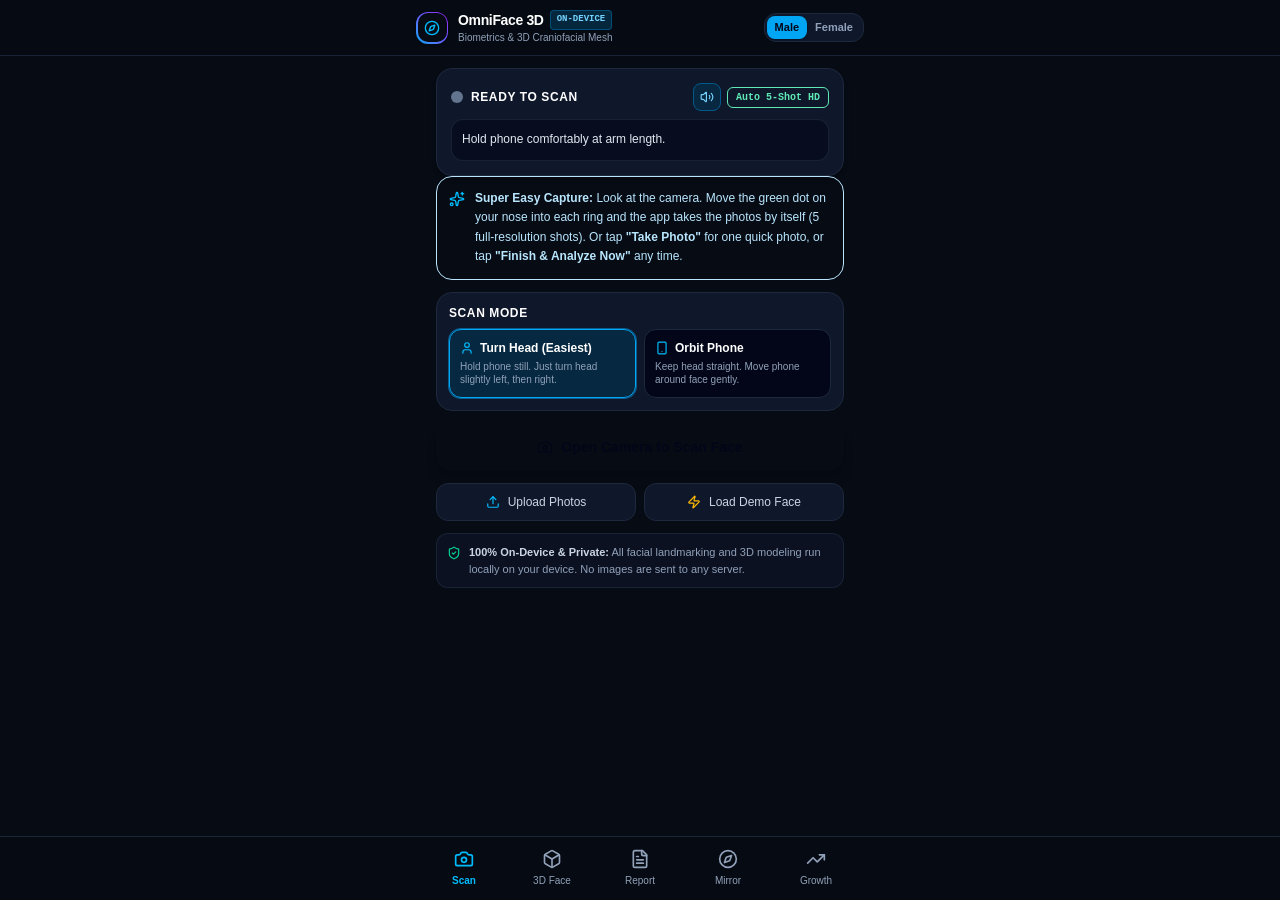
<file: index.html>
<!DOCTYPE html>
<html lang="en">
<head>
  <meta charset="UTF-8" />
  <meta name="viewport" content="width=device-width, initial-scale=1.0, viewport-fit=cover" />
  <meta name="theme-color" content="#070b14" />
  <meta name="mobile-web-app-capable" content="yes" />
  <meta name="apple-mobile-web-app-capable" content="yes" />
  <meta name="apple-mobile-web-app-status-bar-style" content="black-translucent" />
  <meta name="apple-mobile-web-app-title" content="OmniFace 3D" />
  <link rel="icon" type="image/svg+xml" href="./icon.svg" />
  <link rel="apple-touch-icon" href="./icon.svg" />
  <link rel="manifest" href="./manifest.webmanifest" />
  <title>OmniFace 3D - Biometric Aesthetics & Craniofacial Analysis</title>
  <meta name="description" content="Next-generation 3D craniofacial reconstruction, multi-angle sweep photogrammetry, Golden Ratio biometrics, and objective aesthetic geometry analysis." />
  <meta property="og:title" content="OmniFace 3D - Biometric Aesthetics & Craniofacial Analysis" />
  <meta property="og:description" content="Next-generation 3D craniofacial reconstruction, multi-angle sweep photogrammetry, Golden Ratio biometrics, and objective aesthetic geometry analysis." />
  <link rel="stylesheet" href="./style.css" />
</head>
<body class="bg-[#070b14] text-slate-100 min-h-screen">
  <div id="root"></div>
  <script src="./bundle.js"></script>
</body>
</html>
</file>
<file: style.css>
/*! tailwindcss v4.3.3 | MIT License | https://tailwindcss.com */
@layer properties{@supports (((-webkit-hyphens:none)) and (not (margin-trim:inline))) or ((-moz-orient:inline) and (not (color:rgb(from red r g b)))){*,:before,:after,::backdrop{--tw-scale-x:1;--tw-scale-y:1;--tw-scale-z:1;--tw-rotate-x:initial;--tw-rotate-y:initial;--tw-rotate-z:initial;--tw-skew-x:initial;--tw-skew-y:initial;--tw-space-y-reverse:0;--tw-border-style:solid;--tw-gradient-position:initial;--tw-gradient-from:#0000;--tw-gradient-via:#0000;--tw-gradient-to:#0000;--tw-gradient-stops:initial;--tw-gradient-via-stops:initial;--tw-gradient-from-position:0%;--tw-gradient-via-position:50%;--tw-gradient-to-position:100%;--tw-leading:initial;--tw-font-weight:initial;--tw-tracking:initial;--tw-shadow:0 0 #0000;--tw-shadow-color:initial;--tw-shadow-alpha:100%;--tw-inset-shadow:0 0 #0000;--tw-inset-shadow-color:initial;--tw-inset-shadow-alpha:100%;--tw-ring-color:initial;--tw-ring-shadow:0 0 #0000;--tw-inset-ring-color:initial;--tw-inset-ring-shadow:0 0 #0000;--tw-ring-inset:initial;--tw-ring-offset-width:0px;--tw-ring-offset-color:#fff;--tw-ring-offset-shadow:0 0 #0000;--tw-blur:initial;--tw-brightness:initial;--tw-contrast:initial;--tw-grayscale:initial;--tw-hue-rotate:initial;--tw-invert:initial;--tw-opacity:initial;--tw-saturate:initial;--tw-sepia:initial;--tw-drop-shadow:initial;--tw-drop-shadow-color:initial;--tw-drop-shadow-alpha:100%;--tw-drop-shadow-size:initial;--tw-backdrop-blur:initial;--tw-backdrop-brightness:initial;--tw-backdrop-contrast:initial;--tw-backdrop-grayscale:initial;--tw-backdrop-hue-rotate:initial;--tw-backdrop-invert:initial;--tw-backdrop-opacity:initial;--tw-backdrop-saturate:initial;--tw-backdrop-sepia:initial}}}@layer theme{:root,:host{--font-sans:-apple-system, BlinkMacSystemFont, "Segoe UI", Roboto, "Helvetica Neue", "Noto Sans", Arial, sans-serif, "Apple Color Emoji", "Segoe UI Emoji", "Segoe UI Symbol", "Noto Color Emoji";--font-mono:ui-monospace, SFMono-Regular, Menlo, Monaco, Consolas, "Liberation Mono", "Courier New", monospace;--color-red-200:oklch(88.5% .062 18.334);--color-red-300:oklch(80.8% .114 19.571);--color-red-400:oklch(70.4% .191 22.216);--color-red-500:oklch(63.7% .237 25.331);--color-red-600:oklch(57.7% .245 27.325);--color-red-800:oklch(44.4% .177 26.899);--color-red-950:oklch(25.8% .092 26.042);--color-amber-300:oklch(87.9% .169 91.605);--color-amber-400:oklch(82.8% .189 84.429);--color-amber-500:oklch(76.9% .188 70.08);--color-amber-800:oklch(47.3% .137 46.201);--color-amber-950:oklch(27.9% .077 45.635);--color-emerald-300:oklch(84.5% .143 164.978);--color-emerald-400:oklch(76.5% .177 163.223);--color-emerald-700:oklch(50.8% .118 165.612);--color-emerald-800:oklch(43.2% .095 166.913);--color-emerald-950:oklch(26.2% .051 172.552);--color-sky-200:oklch(90.1% .058 230.902);--color-sky-300:oklch(82.8% .111 230.318);--color-sky-400:oklch(74.6% .16 232.661);--color-sky-500:oklch(68.5% .169 237.323);--color-sky-800:oklch(44.3% .11 240.79);--color-sky-950:oklch(29.3% .066 243.157);--color-indigo-500:oklch(58.5% .233 277.117);--color-indigo-950:oklch(25.7% .09 281.288);--color-purple-300:oklch(82.7% .119 306.383);--color-purple-400:oklch(71.4% .203 305.504);--color-purple-500:oklch(62.7% .265 303.9);--color-purple-600:oklch(55.8% .288 302.321);--color-purple-950:oklch(29.1% .149 302.717);--color-slate-100:oklch(96.8% .007 247.896);--color-slate-200:oklch(92.9% .013 255.508);--color-slate-300:oklch(86.9% .022 252.894);--color-slate-400:oklch(70.4% .04 256.788);--color-slate-500:oklch(55.4% .046 257.417);--color-slate-600:oklch(44.6% .043 257.281);--color-slate-700:oklch(37.2% .044 257.287);--color-slate-800:oklch(27.9% .041 260.031);--color-slate-900:oklch(20.8% .042 265.755);--color-slate-950:oklch(12.9% .042 264.695);--color-black:#000;--color-white:#fff;--spacing:.25rem;--container-sm:24rem;--container-md:28rem;--container-lg:32rem;--container-xl:36rem;--container-2xl:42rem;--text-xs:.75rem;--text-xs--line-height:calc(1 / .75);--text-sm:.875rem;--text-sm--line-height:calc(1.25 / .875);--text-base:1rem;--text-base--line-height:calc(1.5 / 1);--text-lg:1.125rem;--text-lg--line-height:calc(1.75 / 1.125);--text-xl:1.25rem;--text-xl--line-height:calc(1.75 / 1.25);--text-2xl:1.5rem;--text-2xl--line-height:calc(2 / 1.5);--text-4xl:2.25rem;--text-4xl--line-height:calc(2.5 / 2.25);--font-weight-medium:500;--font-weight-semibold:600;--font-weight-bold:700;--font-weight-black:900;--tracking-tight:-.025em;--tracking-wider:.05em;--leading-snug:1.375;--leading-relaxed:1.625;--radius-md:.375rem;--radius-lg:.5rem;--radius-xl:.75rem;--radius-2xl:1rem;--radius-3xl:1.5rem;--animate-spin:spin 1s linear infinite;--animate-ping:ping 1s cubic-bezier(0, 0, .2, 1) infinite;--animate-pulse:pulse 2s cubic-bezier(.4, 0, .6, 1) infinite;--blur-sm:8px;--blur-md:12px;--blur-lg:16px;--default-transition-duration:.15s;--default-transition-timing-function:cubic-bezier(.4, 0, .2, 1);--default-font-family:var(--font-sans);--default-mono-font-family:var(--font-mono)}}@layer base{*,:after,:before,::backdrop{box-sizing:border-box;border:0 solid;margin:0;padding:0}::file-selector-button{box-sizing:border-box;border:0 solid;margin:0;padding:0}html,:host{-webkit-text-size-adjust:100%;tab-size:4;line-height:1.5;font-family:var(--default-font-family,-apple-system, BlinkMacSystemFont, "Segoe UI", Roboto, "Helvetica Neue", "Noto Sans", Arial, sans-serif, "Apple Color Emoji", "Segoe UI Emoji", "Segoe UI Symbol", "Noto Color Emoji");font-feature-settings:var(--default-font-feature-settings,normal);font-variation-settings:var(--default-font-variation-settings,normal);-webkit-tap-highlight-color:transparent}hr{height:0;color:inherit;border-top-width:1px}abbr:where([title]){-webkit-text-decoration:underline dotted;text-decoration:underline dotted}h1,h2,h3,h4,h5,h6{font-size:inherit;font-weight:inherit}a{color:inherit;-webkit-text-decoration:inherit;-webkit-text-decoration:inherit;-webkit-text-decoration:inherit;-webkit-text-decoration:inherit;-webkit-text-decoration:inherit;-webkit-text-decoration:inherit;-webkit-text-decoration:inherit;-webkit-text-decoration:inherit;-webkit-text-decoration:inherit;-webkit-text-decoration:inherit;-webkit-text-decoration:inherit;-webkit-text-decoration:inherit;-webkit-text-decoration:inherit;text-decoration:inherit}b,strong{font-weight:bolder}code,kbd,samp,pre{font-family:var(--default-mono-font-family,ui-monospace, SFMono-Regular, Menlo, Monaco, Consolas, "Liberation Mono", "Courier New", monospace);font-feature-settings:var(--default-mono-font-feature-settings,normal);font-variation-settings:var(--default-mono-font-variation-settings,normal);font-size:1em}small{font-size:80%}sub,sup{vertical-align:baseline;font-size:75%;line-height:0;position:relative}sub{bottom:-.25em}sup{top:-.5em}table{text-indent:0;border-color:inherit;border-collapse:collapse}:-moz-focusring:where(:not(iframe)){outline:auto}progress{vertical-align:baseline}summary{display:list-item}ol,ul,menu{list-style:none}img,svg,video,canvas,audio,iframe,embed,object{vertical-align:middle;display:block}img,video{max-width:100%;height:auto}button,input,select,optgroup,textarea{font:inherit;font-feature-settings:inherit;font-variation-settings:inherit;letter-spacing:inherit;color:inherit;opacity:1;background-color:#0000;border-radius:0}::file-selector-button{font:inherit;font-feature-settings:inherit;font-variation-settings:inherit;letter-spacing:inherit;color:inherit;opacity:1;background-color:#0000;border-radius:0}:where(select:is([multiple],[size])) optgroup{font-weight:bolder}:where(select:is([multiple],[size])) optgroup option{padding-inline-start:20px}::file-selector-button{margin-inline-end:4px}::placeholder{opacity:1}@supports (not ((-webkit-appearance:-apple-pay-button))) or (contain-intrinsic-size:1px){::placeholder{color:currentColor}@supports (color:color-mix(in lab, red, red)){::placeholder{color:color-mix(in oklab, currentcolor 50%, transparent)}}}textarea{resize:vertical}::-webkit-search-decoration{-webkit-appearance:none}::-webkit-date-and-time-value{min-height:1lh;text-align:inherit}::-webkit-datetime-edit{display:inline-flex}::-webkit-datetime-edit-fields-wrapper{padding:0}::-webkit-datetime-edit{padding-block:0}::-webkit-datetime-edit-year-field{padding-block:0}::-webkit-datetime-edit-month-field{padding-block:0}::-webkit-datetime-edit-day-field{padding-block:0}::-webkit-datetime-edit-hour-field{padding-block:0}::-webkit-datetime-edit-minute-field{padding-block:0}::-webkit-datetime-edit-second-field{padding-block:0}::-webkit-datetime-edit-millisecond-field{padding-block:0}::-webkit-datetime-edit-meridiem-field{padding-block:0}::-webkit-calendar-picker-indicator{line-height:1}:-moz-ui-invalid{box-shadow:none}button,input:where([type=button],[type=reset],[type=submit]){appearance:button}::file-selector-button{appearance:button}::-webkit-inner-spin-button{height:auto}::-webkit-outer-spin-button{height:auto}[hidden]:where(:not([hidden=until-found])){display:none!important}}@layer components;@layer utilities{.pointer-events-none{pointer-events:none}.visible{visibility:visible}.visible\!{visibility:visible!important}.absolute{position:absolute}.fixed{position:fixed}.relative{position:relative}.static{position:static}.sticky{position:sticky}.inset-0{inset:0}.top-0{top:0}.top-3{top:calc(var(--spacing) * 3)}.top-4{top:calc(var(--spacing) * 4)}.right-0{right:0}.right-3{right:calc(var(--spacing) * 3)}.right-4{right:calc(var(--spacing) * 4)}.bottom-0{bottom:0}.bottom-3{bottom:calc(var(--spacing) * 3)}.bottom-20{bottom:calc(var(--spacing) * 20)}.left-0{left:0}.left-3{left:calc(var(--spacing) * 3)}.left-4{left:calc(var(--spacing) * 4)}.z-10{z-index:10}.z-40{z-index:40}.z-50{z-index:50}.container{width:100%}@media (width>=40rem){.container{max-width:40rem}}@media (width>=48rem){.container{max-width:48rem}}@media (width>=64rem){.container{max-width:64rem}}@media (width>=80rem){.container{max-width:80rem}}@media (width>=96rem){.container{max-width:96rem}}.mx-auto{margin-inline:auto}.my-4{margin-block:calc(var(--spacing) * 4)}.my-auto{margin-block:auto}.mt-0{margin-top:0}.mt-0\.5{margin-top:calc(var(--spacing) * .5)}.mt-1{margin-top:var(--spacing)}.mt-1\.5{margin-top:calc(var(--spacing) * 1.5)}.mt-2{margin-top:calc(var(--spacing) * 2)}.mt-2\.5{margin-top:calc(var(--spacing) * 2.5)}.mt-3{margin-top:calc(var(--spacing) * 3)}.mt-3\.5{margin-top:calc(var(--spacing) * 3.5)}.mt-4{margin-top:calc(var(--spacing) * 4)}.mr-1{margin-right:var(--spacing)}.mb-1{margin-bottom:var(--spacing)}.mb-1\.5{margin-bottom:calc(var(--spacing) * 1.5)}.mb-2{margin-bottom:calc(var(--spacing) * 2)}.mb-3{margin-bottom:calc(var(--spacing) * 3)}.mb-4{margin-bottom:calc(var(--spacing) * 4)}.block{display:block}.flex{display:flex}.grid{display:grid}.hidden{display:none}.inline{display:inline}.inline-block{display:inline-block}.inline-flex{display:inline-flex}.table{display:table}.aspect-\[3\/4\]{aspect-ratio:3/4}.aspect-\[4\/5\]{aspect-ratio:4/5}.h-2{height:calc(var(--spacing) * 2)}.h-2\.5{height:calc(var(--spacing) * 2.5)}.h-3{height:calc(var(--spacing) * 3)}.h-3\.5{height:calc(var(--spacing) * 3.5)}.h-4{height:calc(var(--spacing) * 4)}.h-5{height:calc(var(--spacing) * 5)}.h-8{height:calc(var(--spacing) * 8)}.h-9{height:calc(var(--spacing) * 9)}.h-10{height:calc(var(--spacing) * 10)}.h-12{height:calc(var(--spacing) * 12)}.h-20{height:calc(var(--spacing) * 20)}.h-full{height:100%}.max-h-\[500px\]{max-height:500px}.min-h-screen{min-height:100vh}.w-2{width:calc(var(--spacing) * 2)}.w-2\.5{width:calc(var(--spacing) * 2.5)}.w-3{width:calc(var(--spacing) * 3)}.w-3\.5{width:calc(var(--spacing) * 3.5)}.w-4{width:calc(var(--spacing) * 4)}.w-5{width:calc(var(--spacing) * 5)}.w-8{width:calc(var(--spacing) * 8)}.w-9{width:calc(var(--spacing) * 9)}.w-10{width:calc(var(--spacing) * 10)}.w-12{width:calc(var(--spacing) * 12)}.w-20{width:calc(var(--spacing) * 20)}.w-full{width:100%}.max-w-2xl{max-width:var(--container-2xl)}.max-w-lg{max-width:var(--container-lg)}.max-w-md{max-width:var(--container-md)}.max-w-sm{max-width:var(--container-sm)}.max-w-xl{max-width:var(--container-xl)}.flex-1{flex:1}.shrink-0{flex-shrink:0}.-scale-x-100{--tw-scale-x:calc(100% * -1);scale:var(--tw-scale-x) var(--tw-scale-y)}.transform{transform:var(--tw-rotate-x,) var(--tw-rotate-y,) var(--tw-rotate-z,) var(--tw-skew-x,) var(--tw-skew-y,)}.animate-ping{animation:var(--animate-ping)}.animate-pulse{animation:var(--animate-pulse)}.animate-spin{animation:var(--animate-spin)}.cursor-grab{cursor:grab}.cursor-pointer{cursor:pointer}.touch-none{touch-action:none}.resize{resize:both}.grid-cols-2{grid-template-columns:repeat(2,minmax(0,1fr))}.grid-cols-3{grid-template-columns:repeat(3,minmax(0,1fr))}.grid-cols-5{grid-template-columns:repeat(5,minmax(0,1fr))}.flex-col{flex-direction:column}.items-center{align-items:center}.items-start{align-items:flex-start}.justify-between{justify-content:space-between}.justify-center{justify-content:center}.gap-1{gap:var(--spacing)}.gap-1\.5{gap:calc(var(--spacing) * 1.5)}.gap-2{gap:calc(var(--spacing) * 2)}.gap-2\.5{gap:calc(var(--spacing) * 2.5)}.gap-3{gap:calc(var(--spacing) * 3)}.gap-4{gap:calc(var(--spacing) * 4)}.gap-5{gap:calc(var(--spacing) * 5)}.gap-6{gap:calc(var(--spacing) * 6)}:where(.space-y-2>:not(:last-child)){--tw-space-y-reverse:0;margin-block-start:calc(calc(var(--spacing) * 2) * var(--tw-space-y-reverse));margin-block-end:calc(calc(var(--spacing) * 2) * calc(1 - var(--tw-space-y-reverse)))}:where(.space-y-2\.5>:not(:last-child)){--tw-space-y-reverse:0;margin-block-start:calc(calc(var(--spacing) * 2.5) * var(--tw-space-y-reverse));margin-block-end:calc(calc(var(--spacing) * 2.5) * calc(1 - var(--tw-space-y-reverse)))}.overflow-hidden{overflow:hidden}.overflow-x-auto{overflow-x:auto}.rounded{border-radius:.25rem}.rounded-2xl{border-radius:var(--radius-2xl)}.rounded-3xl{border-radius:var(--radius-3xl)}.rounded-\[10px\]{border-radius:10px}.rounded-full{border-radius:2147483647px}.rounded-lg{border-radius:var(--radius-lg)}.rounded-md{border-radius:var(--radius-md)}.rounded-xl{border-radius:var(--radius-xl)}.border{border-style:var(--tw-border-style);border-width:1px}.border-t{border-top-style:var(--tw-border-style);border-top-width:1px}.border-b{border-bottom-style:var(--tw-border-style);border-bottom-width:1px}.border-amber-400{border-color:var(--color-amber-400)}.border-amber-800{border-color:var(--color-amber-800)}.border-emerald-700{border-color:var(--color-emerald-700)}.border-emerald-800{border-color:var(--color-emerald-800)}.border-purple-400{border-color:var(--color-purple-400)}.border-red-800{border-color:var(--color-red-800)}.border-sky-400{border-color:var(--color-sky-400)}.border-sky-400\/60{border-color:#00bcfe99}@supports (color:color-mix(in lab, red, red)){.border-sky-400\/60{border-color:color-mix(in oklab, var(--color-sky-400) 60%, transparent)}}.border-sky-500{border-color:var(--color-sky-500)}.border-sky-500\/30{border-color:#00a5ef4d}@supports (color:color-mix(in lab, red, red)){.border-sky-500\/30{border-color:color-mix(in oklab, var(--color-sky-500) 30%, transparent)}}.border-sky-500\/40{border-color:#00a5ef66}@supports (color:color-mix(in lab, red, red)){.border-sky-500\/40{border-color:color-mix(in oklab, var(--color-sky-500) 40%, transparent)}}.border-sky-800{border-color:var(--color-sky-800)}.border-sky-800\/60{border-color:#00598699}@supports (color:color-mix(in lab, red, red)){.border-sky-800\/60{border-color:color-mix(in oklab, var(--color-sky-800) 60%, transparent)}}.border-sky-800\/80{border-color:#005986cc}@supports (color:color-mix(in lab, red, red)){.border-sky-800\/80{border-color:color-mix(in oklab, var(--color-sky-800) 80%, transparent)}}.border-slate-700{border-color:var(--color-slate-700)}.border-slate-700\/60{border-color:#31415899}@supports (color:color-mix(in lab, red, red)){.border-slate-700\/60{border-color:color-mix(in oklab, var(--color-slate-700) 60%, transparent)}}.border-slate-700\/80{border-color:#314158cc}@supports (color:color-mix(in lab, red, red)){.border-slate-700\/80{border-color:color-mix(in oklab, var(--color-slate-700) 80%, transparent)}}.border-slate-800{border-color:var(--color-slate-800)}.border-slate-800\/60{border-color:#1d293d99}@supports (color:color-mix(in lab, red, red)){.border-slate-800\/60{border-color:color-mix(in oklab, var(--color-slate-800) 60%, transparent)}}.border-slate-800\/80{border-color:#1d293dcc}@supports (color:color-mix(in lab, red, red)){.border-slate-800\/80{border-color:color-mix(in oklab, var(--color-slate-800) 80%, transparent)}}.border-slate-800\/90{border-color:#1d293de6}@supports (color:color-mix(in lab, red, red)){.border-slate-800\/90{border-color:color-mix(in oklab, var(--color-slate-800) 90%, transparent)}}.bg-\[\#070b14\]{background-color:#070b14}.bg-\[\#070b14\]\/95{background-color:oklab(14.9994% -.00205025 -.0207038/.95)}.bg-\[\#090d16\]{background-color:#090d16}.bg-amber-400{background-color:var(--color-amber-400)}.bg-amber-500{background-color:var(--color-amber-500)}.bg-amber-500\/90{background-color:#f99c00e6}@supports (color:color-mix(in lab, red, red)){.bg-amber-500\/90{background-color:color-mix(in oklab, var(--color-amber-500) 90%, transparent)}}.bg-amber-950{background-color:var(--color-amber-950)}.bg-amber-950\/60{background-color:#46190199}@supports (color:color-mix(in lab, red, red)){.bg-amber-950\/60{background-color:color-mix(in oklab, var(--color-amber-950) 60%, transparent)}}.bg-black{background-color:var(--color-black)}.bg-black\/75{background-color:#000000bf}@supports (color:color-mix(in lab, red, red)){.bg-black\/75{background-color:color-mix(in oklab, var(--color-black) 75%, transparent)}}.bg-emerald-400{background-color:var(--color-emerald-400)}.bg-emerald-950{background-color:var(--color-emerald-950)}.bg-emerald-950\/50{background-color:#002c2280}@supports (color:color-mix(in lab, red, red)){.bg-emerald-950\/50{background-color:color-mix(in oklab, var(--color-emerald-950) 50%, transparent)}}.bg-emerald-950\/60{background-color:#002c2299}@supports (color:color-mix(in lab, red, red)){.bg-emerald-950\/60{background-color:color-mix(in oklab, var(--color-emerald-950) 60%, transparent)}}.bg-indigo-500{background-color:var(--color-indigo-500)}.bg-purple-500{background-color:var(--color-purple-500)}.bg-purple-950{background-color:var(--color-purple-950)}.bg-purple-950\/60{background-color:#3c036699}@supports (color:color-mix(in lab, red, red)){.bg-purple-950\/60{background-color:color-mix(in oklab, var(--color-purple-950) 60%, transparent)}}.bg-red-600{background-color:var(--color-red-600)}.bg-red-600\/90{background-color:#e40014e6}@supports (color:color-mix(in lab, red, red)){.bg-red-600\/90{background-color:color-mix(in oklab, var(--color-red-600) 90%, transparent)}}.bg-red-950{background-color:var(--color-red-950)}.bg-red-950\/60{background-color:#46080999}@supports (color:color-mix(in lab, red, red)){.bg-red-950\/60{background-color:color-mix(in oklab, var(--color-red-950) 60%, transparent)}}.bg-sky-400{background-color:var(--color-sky-400)}.bg-sky-500{background-color:var(--color-sky-500)}.bg-sky-500\/10{background-color:#00a5ef1a}@supports (color:color-mix(in lab, red, red)){.bg-sky-500\/10{background-color:color-mix(in oklab, var(--color-sky-500) 10%, transparent)}}.bg-sky-500\/20{background-color:#00a5ef33}@supports (color:color-mix(in lab, red, red)){.bg-sky-500\/20{background-color:color-mix(in oklab, var(--color-sky-500) 20%, transparent)}}.bg-sky-500\/90{background-color:#00a5efe6}@supports (color:color-mix(in lab, red, red)){.bg-sky-500\/90{background-color:color-mix(in oklab, var(--color-sky-500) 90%, transparent)}}.bg-sky-950{background-color:var(--color-sky-950)}.bg-sky-950\/60{background-color:#052f4a99}@supports (color:color-mix(in lab, red, red)){.bg-sky-950\/60{background-color:color-mix(in oklab, var(--color-sky-950) 60%, transparent)}}.bg-sky-950\/70{background-color:#052f4ab3}@supports (color:color-mix(in lab, red, red)){.bg-sky-950\/70{background-color:color-mix(in oklab, var(--color-sky-950) 70%, transparent)}}.bg-sky-950\/80{background-color:#052f4acc}@supports (color:color-mix(in lab, red, red)){.bg-sky-950\/80{background-color:color-mix(in oklab, var(--color-sky-950) 80%, transparent)}}.bg-slate-200{background-color:var(--color-slate-200)}.bg-slate-500{background-color:var(--color-slate-500)}.bg-slate-800{background-color:var(--color-slate-800)}.bg-slate-900{background-color:var(--color-slate-900)}.bg-slate-900\/60{background-color:#0f172b99}@supports (color:color-mix(in lab, red, red)){.bg-slate-900\/60{background-color:color-mix(in oklab, var(--color-slate-900) 60%, transparent)}}.bg-slate-900\/80{background-color:#0f172bcc}@supports (color:color-mix(in lab, red, red)){.bg-slate-900\/80{background-color:color-mix(in oklab, var(--color-slate-900) 80%, transparent)}}.bg-slate-900\/90{background-color:#0f172be6}@supports (color:color-mix(in lab, red, red)){.bg-slate-900\/90{background-color:color-mix(in oklab, var(--color-slate-900) 90%, transparent)}}.bg-slate-950{background-color:var(--color-slate-950)}.bg-slate-950\/50{background-color:#02061880}@supports (color:color-mix(in lab, red, red)){.bg-slate-950\/50{background-color:color-mix(in oklab, var(--color-slate-950) 50%, transparent)}}.bg-slate-950\/60{background-color:#02061899}@supports (color:color-mix(in lab, red, red)){.bg-slate-950\/60{background-color:color-mix(in oklab, var(--color-slate-950) 60%, transparent)}}.bg-slate-950\/70{background-color:#020618b3}@supports (color:color-mix(in lab, red, red)){.bg-slate-950\/70{background-color:color-mix(in oklab, var(--color-slate-950) 70%, transparent)}}.bg-slate-950\/80{background-color:#020618cc}@supports (color:color-mix(in lab, red, red)){.bg-slate-950\/80{background-color:color-mix(in oklab, var(--color-slate-950) 80%, transparent)}}.bg-slate-950\/85{background-color:#020618d9}@supports (color:color-mix(in lab, red, red)){.bg-slate-950\/85{background-color:color-mix(in oklab, var(--color-slate-950) 85%, transparent)}}.bg-gradient-to-br{--tw-gradient-position:to bottom right in oklab;background-image:linear-gradient(var(--tw-gradient-stops))}.bg-gradient-to-r{--tw-gradient-position:to right in oklab;background-image:linear-gradient(var(--tw-gradient-stops))}.bg-gradient-to-tr{--tw-gradient-position:to top right in oklab;background-image:linear-gradient(var(--tw-gradient-stops))}.from-sky-500{--tw-gradient-from:var(--color-sky-500);--tw-gradient-stops:var(--tw-gradient-via-stops,var(--tw-gradient-position), var(--tw-gradient-from) var(--tw-gradient-from-position), var(--tw-gradient-to) var(--tw-gradient-to-position))}.from-slate-900{--tw-gradient-from:var(--color-slate-900);--tw-gradient-stops:var(--tw-gradient-via-stops,var(--tw-gradient-position), var(--tw-gradient-from) var(--tw-gradient-from-position), var(--tw-gradient-to) var(--tw-gradient-to-position))}.via-indigo-500{--tw-gradient-via:var(--color-indigo-500);--tw-gradient-via-stops:var(--tw-gradient-position), var(--tw-gradient-from) var(--tw-gradient-from-position), var(--tw-gradient-via) var(--tw-gradient-via-position), var(--tw-gradient-to) var(--tw-gradient-to-position);--tw-gradient-stops:var(--tw-gradient-via-stops)}.via-slate-900{--tw-gradient-via:var(--color-slate-900);--tw-gradient-via-stops:var(--tw-gradient-position), var(--tw-gradient-from) var(--tw-gradient-from-position), var(--tw-gradient-via) var(--tw-gradient-via-position), var(--tw-gradient-to) var(--tw-gradient-to-position);--tw-gradient-stops:var(--tw-gradient-via-stops)}.to-indigo-950{--tw-gradient-to:var(--color-indigo-950);--tw-gradient-stops:var(--tw-gradient-via-stops,var(--tw-gradient-position), var(--tw-gradient-from) var(--tw-gradient-from-position), var(--tw-gradient-to) var(--tw-gradient-to-position))}.to-indigo-950\/80{--tw-gradient-to:#1e1a4dcc}@supports (color:color-mix(in lab, red, red)){.to-indigo-950\/80{--tw-gradient-to:color-mix(in oklab, var(--color-indigo-950) 80%, transparent)}}.to-indigo-950\/80{--tw-gradient-stops:var(--tw-gradient-via-stops,var(--tw-gradient-position), var(--tw-gradient-from) var(--tw-gradient-from-position), var(--tw-gradient-to) var(--tw-gradient-to-position))}.to-purple-600{--tw-gradient-to:var(--color-purple-600);--tw-gradient-stops:var(--tw-gradient-via-stops,var(--tw-gradient-position), var(--tw-gradient-from) var(--tw-gradient-from-position), var(--tw-gradient-to) var(--tw-gradient-to-position))}.object-cover{object-fit:cover}.p-0{padding:0}.p-0\.5{padding:calc(var(--spacing) * .5)}.p-1{padding:var(--spacing)}.p-1\.5{padding:calc(var(--spacing) * 1.5)}.p-2{padding:calc(var(--spacing) * 2)}.p-2\.5{padding:calc(var(--spacing) * 2.5)}.p-3{padding:calc(var(--spacing) * 3)}.p-3\.5{padding:calc(var(--spacing) * 3.5)}.p-4{padding:calc(var(--spacing) * 4)}.p-5{padding:calc(var(--spacing) * 5)}.p-6{padding:calc(var(--spacing) * 6)}.p-8{padding:calc(var(--spacing) * 8)}.p-\[1\.5px\]{padding:1.5px}.px-1{padding-inline:var(--spacing)}.px-1\.5{padding-inline:calc(var(--spacing) * 1.5)}.px-2{padding-inline:calc(var(--spacing) * 2)}.px-2\.5{padding-inline:calc(var(--spacing) * 2.5)}.px-3{padding-inline:calc(var(--spacing) * 3)}.px-3\.5{padding-inline:calc(var(--spacing) * 3.5)}.px-4{padding-inline:calc(var(--spacing) * 4)}.py-0{padding-block:0}.py-0\.5{padding-block:calc(var(--spacing) * .5)}.py-1{padding-block:var(--spacing)}.py-1\.5{padding-block:calc(var(--spacing) * 1.5)}.py-2{padding-block:calc(var(--spacing) * 2)}.py-2\.5{padding-block:calc(var(--spacing) * 2.5)}.py-3{padding-block:calc(var(--spacing) * 3)}.py-3\.5{padding-block:calc(var(--spacing) * 3.5)}.py-4{padding-block:calc(var(--spacing) * 4)}.pt-1{padding-top:var(--spacing)}.pb-1{padding-bottom:var(--spacing)}.pb-2{padding-bottom:calc(var(--spacing) * 2)}.pb-2\.5{padding-bottom:calc(var(--spacing) * 2.5)}.pb-3{padding-bottom:calc(var(--spacing) * 3)}.pb-3\.5{padding-bottom:calc(var(--spacing) * 3.5)}.pb-20{padding-bottom:calc(var(--spacing) * 20)}.text-center{text-align:center}.text-left{text-align:left}.text-right{text-align:right}.font-mono{font-family:var(--font-mono)}.font-sans{font-family:var(--font-sans)}.text-2xl{font-size:var(--text-2xl);line-height:var(--tw-leading,var(--text-2xl--line-height))}.text-4xl{font-size:var(--text-4xl);line-height:var(--tw-leading,var(--text-4xl--line-height))}.text-base{font-size:var(--text-base);line-height:var(--tw-leading,var(--text-base--line-height))}.text-lg{font-size:var(--text-lg);line-height:var(--tw-leading,var(--text-lg--line-height))}.text-sm{font-size:var(--text-sm);line-height:var(--tw-leading,var(--text-sm--line-height))}.text-xl{font-size:var(--text-xl);line-height:var(--tw-leading,var(--text-xl--line-height))}.text-xs{font-size:var(--text-xs);line-height:var(--tw-leading,var(--text-xs--line-height))}.text-\[9px\]{font-size:9px}.text-\[10px\]{font-size:10px}.text-\[11px\]{font-size:11px}.leading-relaxed{--tw-leading:var(--leading-relaxed);line-height:var(--leading-relaxed)}.leading-snug{--tw-leading:var(--leading-snug);line-height:var(--leading-snug)}.font-black{--tw-font-weight:var(--font-weight-black);font-weight:var(--font-weight-black)}.font-bold{--tw-font-weight:var(--font-weight-bold);font-weight:var(--font-weight-bold)}.font-medium{--tw-font-weight:var(--font-weight-medium);font-weight:var(--font-weight-medium)}.font-semibold{--tw-font-weight:var(--font-weight-semibold);font-weight:var(--font-weight-semibold)}.tracking-tight{--tw-tracking:var(--tracking-tight);letter-spacing:var(--tracking-tight)}.tracking-wider{--tw-tracking:var(--tracking-wider);letter-spacing:var(--tracking-wider)}.whitespace-nowrap{white-space:nowrap}.text-amber-300{color:var(--color-amber-300)}.text-amber-400{color:var(--color-amber-400)}.text-emerald-300{color:var(--color-emerald-300)}.text-emerald-400{color:var(--color-emerald-400)}.text-purple-300{color:var(--color-purple-300)}.text-purple-400{color:var(--color-purple-400)}.text-red-200{color:var(--color-red-200)}.text-red-400{color:var(--color-red-400)}.text-sky-200{color:var(--color-sky-200)}.text-sky-300{color:var(--color-sky-300)}.text-sky-400{color:var(--color-sky-400)}.text-slate-100{color:var(--color-slate-100)}.text-slate-200{color:var(--color-slate-200)}.text-slate-300{color:var(--color-slate-300)}.text-slate-400{color:var(--color-slate-400)}.text-slate-500{color:var(--color-slate-500)}.text-slate-600{color:var(--color-slate-600)}.text-slate-950{color:var(--color-slate-950)}.text-white{color:var(--color-white)}.capitalize{text-transform:capitalize}.lowercase{text-transform:lowercase}.uppercase{text-transform:uppercase}.italic{font-style:italic}.shadow{--tw-shadow:0 1px 3px 0 var(--tw-shadow-color,#0000001a), 0 1px 2px -1px var(--tw-shadow-color,#0000001a);box-shadow:var(--tw-inset-shadow), var(--tw-inset-ring-shadow), var(--tw-ring-offset-shadow), var(--tw-ring-shadow), var(--tw-shadow)}.shadow-2xl{--tw-shadow:0 25px 50px -12px var(--tw-shadow-color,#00000040);box-shadow:var(--tw-inset-shadow), var(--tw-inset-ring-shadow), var(--tw-ring-offset-shadow), var(--tw-ring-shadow), var(--tw-shadow)}.shadow-lg{--tw-shadow:0 10px 15px -3px var(--tw-shadow-color,#0000001a), 0 4px 6px -4px var(--tw-shadow-color,#0000001a);box-shadow:var(--tw-inset-shadow), var(--tw-inset-ring-shadow), var(--tw-ring-offset-shadow), var(--tw-ring-shadow), var(--tw-shadow)}.shadow-md{--tw-shadow:0 4px 6px -1px var(--tw-shadow-color,#0000001a), 0 2px 4px -2px var(--tw-shadow-color,#0000001a);box-shadow:var(--tw-inset-shadow), var(--tw-inset-ring-shadow), var(--tw-ring-offset-shadow), var(--tw-ring-shadow), var(--tw-shadow)}.shadow-sm{--tw-shadow:0 1px 3px 0 var(--tw-shadow-color,#0000001a), 0 1px 2px -1px var(--tw-shadow-color,#0000001a);box-shadow:var(--tw-inset-shadow), var(--tw-inset-ring-shadow), var(--tw-ring-offset-shadow), var(--tw-ring-shadow), var(--tw-shadow)}.shadow-xl{--tw-shadow:0 20px 25px -5px var(--tw-shadow-color,#0000001a), 0 8px 10px -6px var(--tw-shadow-color,#0000001a);box-shadow:var(--tw-inset-shadow), var(--tw-inset-ring-shadow), var(--tw-ring-offset-shadow), var(--tw-ring-shadow), var(--tw-shadow)}.ring,.ring-1{--tw-ring-shadow:var(--tw-ring-inset,) 0 0 0 calc(1px + var(--tw-ring-offset-width)) var(--tw-ring-color,currentcolor);box-shadow:var(--tw-inset-shadow), var(--tw-inset-ring-shadow), var(--tw-ring-offset-shadow), var(--tw-ring-shadow), var(--tw-shadow)}.shadow-sky-500{--tw-shadow-color:oklch(68.5% .169 237.323)}@supports (color:color-mix(in lab, red, red)){.shadow-sky-500{--tw-shadow-color:color-mix(in oklab, var(--color-sky-500) var(--tw-shadow-alpha), transparent)}}.shadow-sky-500\/20{--tw-shadow-color:#00a5ef33}@supports (color:color-mix(in lab, red, red)){.shadow-sky-500\/20{--tw-shadow-color:color-mix(in oklab, color-mix(in oklab, var(--color-sky-500) 20%, transparent) var(--tw-shadow-alpha), transparent)}}.shadow-sky-950{--tw-shadow-color:oklch(29.3% .066 243.157)}@supports (color:color-mix(in lab, red, red)){.shadow-sky-950{--tw-shadow-color:color-mix(in oklab, var(--color-sky-950) var(--tw-shadow-alpha), transparent)}}.ring-amber-400{--tw-ring-color:var(--color-amber-400)}.ring-amber-400\/50{--tw-ring-color:#fcbb0080}@supports (color:color-mix(in lab, red, red)){.ring-amber-400\/50{--tw-ring-color:color-mix(in oklab, var(--color-amber-400) 50%, transparent)}}.ring-purple-400{--tw-ring-color:var(--color-purple-400)}.ring-purple-400\/50{--tw-ring-color:#c07eff80}@supports (color:color-mix(in lab, red, red)){.ring-purple-400\/50{--tw-ring-color:color-mix(in oklab, var(--color-purple-400) 50%, transparent)}}.ring-sky-400{--tw-ring-color:var(--color-sky-400)}.ring-sky-400\/50{--tw-ring-color:#00bcfe80}@supports (color:color-mix(in lab, red, red)){.ring-sky-400\/50{--tw-ring-color:color-mix(in oklab, var(--color-sky-400) 50%, transparent)}}.ring-sky-500{--tw-ring-color:var(--color-sky-500)}.ring-sky-500\/50{--tw-ring-color:#00a5ef80}@supports (color:color-mix(in lab, red, red)){.ring-sky-500\/50{--tw-ring-color:color-mix(in oklab, var(--color-sky-500) 50%, transparent)}}.blur{--tw-blur:blur(8px);filter:var(--tw-blur,) var(--tw-brightness,) var(--tw-contrast,) var(--tw-grayscale,) var(--tw-hue-rotate,) var(--tw-invert,) var(--tw-saturate,) var(--tw-sepia,) var(--tw-drop-shadow,)}.filter{filter:var(--tw-blur,) var(--tw-brightness,) var(--tw-contrast,) var(--tw-grayscale,) var(--tw-hue-rotate,) var(--tw-invert,) var(--tw-saturate,) var(--tw-sepia,) var(--tw-drop-shadow,)}.filter\!{filter:var(--tw-blur,) var(--tw-brightness,) var(--tw-contrast,) var(--tw-grayscale,) var(--tw-hue-rotate,) var(--tw-invert,) var(--tw-saturate,) var(--tw-sepia,) var(--tw-drop-shadow,)!important}.backdrop-blur-lg{--tw-backdrop-blur:blur(var(--blur-lg));-webkit-backdrop-filter:var(--tw-backdrop-blur,) var(--tw-backdrop-brightness,) var(--tw-backdrop-contrast,) var(--tw-backdrop-grayscale,) var(--tw-backdrop-hue-rotate,) var(--tw-backdrop-invert,) var(--tw-backdrop-opacity,) var(--tw-backdrop-saturate,) var(--tw-backdrop-sepia,);backdrop-filter:var(--tw-backdrop-blur,) var(--tw-backdrop-brightness,) var(--tw-backdrop-contrast,) var(--tw-backdrop-grayscale,) var(--tw-backdrop-hue-rotate,) var(--tw-backdrop-invert,) var(--tw-backdrop-opacity,) var(--tw-backdrop-saturate,) var(--tw-backdrop-sepia,)}.backdrop-blur-md{--tw-backdrop-blur:blur(var(--blur-md));-webkit-backdrop-filter:var(--tw-backdrop-blur,) var(--tw-backdrop-brightness,) var(--tw-backdrop-contrast,) var(--tw-backdrop-grayscale,) var(--tw-backdrop-hue-rotate,) var(--tw-backdrop-invert,) var(--tw-backdrop-opacity,) var(--tw-backdrop-saturate,) var(--tw-backdrop-sepia,);backdrop-filter:var(--tw-backdrop-blur,) var(--tw-backdrop-brightness,) var(--tw-backdrop-contrast,) var(--tw-backdrop-grayscale,) var(--tw-backdrop-hue-rotate,) var(--tw-backdrop-invert,) var(--tw-backdrop-opacity,) var(--tw-backdrop-saturate,) var(--tw-backdrop-sepia,)}.backdrop-blur-sm{--tw-backdrop-blur:blur(var(--blur-sm));-webkit-backdrop-filter:var(--tw-backdrop-blur,) var(--tw-backdrop-brightness,) var(--tw-backdrop-contrast,) var(--tw-backdrop-grayscale,) var(--tw-backdrop-hue-rotate,) var(--tw-backdrop-invert,) var(--tw-backdrop-opacity,) var(--tw-backdrop-saturate,) var(--tw-backdrop-sepia,);backdrop-filter:var(--tw-backdrop-blur,) var(--tw-backdrop-brightness,) var(--tw-backdrop-contrast,) var(--tw-backdrop-grayscale,) var(--tw-backdrop-hue-rotate,) var(--tw-backdrop-invert,) var(--tw-backdrop-opacity,) var(--tw-backdrop-saturate,) var(--tw-backdrop-sepia,)}.transition{transition-property:color,background-color,border-color,outline-color,text-decoration-color,fill,stroke,--tw-gradient-from,--tw-gradient-via,--tw-gradient-to,opacity,box-shadow,transform,translate,scale,rotate,filter,-webkit-backdrop-filter,backdrop-filter,display,content-visibility,overlay,pointer-events;transition-timing-function:var(--tw-ease,var(--default-transition-timing-function));transition-duration:var(--tw-duration,var(--default-transition-duration))}.select-none{-webkit-user-select:none;user-select:none}.selection\:bg-sky-500\/30 ::selection{background-color:#00a5ef4d}@supports (color:color-mix(in lab, red, red)){.selection\:bg-sky-500\/30 ::selection{background-color:color-mix(in oklab, var(--color-sky-500) 30%, transparent)}}.selection\:bg-sky-500\/30::selection{background-color:#00a5ef4d}@supports (color:color-mix(in lab, red, red)){.selection\:bg-sky-500\/30::selection{background-color:color-mix(in oklab, var(--color-sky-500) 30%, transparent)}}.selection\:text-white ::selection{color:var(--color-white)}.selection\:text-white::selection{color:var(--color-white)}@media (hover:hover){.hover\:border-slate-700:hover{border-color:var(--color-slate-700)}.hover\:bg-red-500:hover{background-color:var(--color-red-500)}.hover\:bg-sky-400:hover{background-color:var(--color-sky-400)}.hover\:bg-sky-500\/20:hover{background-color:#00a5ef33}@supports (color:color-mix(in lab, red, red)){.hover\:bg-sky-500\/20:hover{background-color:color-mix(in oklab, var(--color-sky-500) 20%, transparent)}}.hover\:bg-slate-700:hover{background-color:var(--color-slate-700)}.hover\:bg-slate-800:hover{background-color:var(--color-slate-800)}.hover\:bg-slate-800\/40:hover{background-color:#1d293d66}@supports (color:color-mix(in lab, red, red)){.hover\:bg-slate-800\/40:hover{background-color:color-mix(in oklab, var(--color-slate-800) 40%, transparent)}}.hover\:bg-slate-800\/50:hover{background-color:#1d293d80}@supports (color:color-mix(in lab, red, red)){.hover\:bg-slate-800\/50:hover{background-color:color-mix(in oklab, var(--color-slate-800) 50%, transparent)}}.hover\:bg-slate-900:hover{background-color:var(--color-slate-900)}.hover\:text-red-300:hover{color:var(--color-red-300)}.hover\:text-slate-200:hover{color:var(--color-slate-200)}.hover\:text-slate-300:hover{color:var(--color-slate-300)}.hover\:text-white:hover{color:var(--color-white)}.hover\:opacity-95:hover{opacity:.95}}.active\:scale-95:active{--tw-scale-x:95%;--tw-scale-y:95%;--tw-scale-z:95%;scale:var(--tw-scale-x) var(--tw-scale-y)}.active\:scale-\[0\.99\]:active{scale:.99}.active\:cursor-grabbing:active{cursor:grabbing}@media (width>=40rem){.sm\:grid-cols-4{grid-template-columns:repeat(4,minmax(0,1fr))}}}@property --tw-scale-x{syntax:"*";inherits:false;initial-value:1}@property --tw-scale-y{syntax:"*";inherits:false;initial-value:1}@property --tw-scale-z{syntax:"*";inherits:false;initial-value:1}@property --tw-rotate-x{syntax:"*";inherits:false}@property --tw-rotate-y{syntax:"*";inherits:false}@property --tw-rotate-z{syntax:"*";inherits:false}@property --tw-skew-x{syntax:"*";inherits:false}@property --tw-skew-y{syntax:"*";inherits:false}@property --tw-space-y-reverse{syntax:"*";inherits:false;initial-value:0}@property --tw-border-style{syntax:"*";inherits:false;initial-value:solid}@property --tw-gradient-position{syntax:"*";inherits:false}@property --tw-gradient-from{syntax:"<color>";inherits:false;initial-value:#0000}@property --tw-gradient-via{syntax:"<color>";inherits:false;initial-value:#0000}@property --tw-gradient-to{syntax:"<color>";inherits:false;initial-value:#0000}@property --tw-gradient-stops{syntax:"*";inherits:false}@property --tw-gradient-via-stops{syntax:"*";inherits:false}@property --tw-gradient-from-position{syntax:"<length-percentage>";inherits:false;initial-value:0%}@property --tw-gradient-via-position{syntax:"<length-percentage>";inherits:false;initial-value:50%}@property --tw-gradient-to-position{syntax:"<length-percentage>";inherits:false;initial-value:100%}@property --tw-leading{syntax:"*";inherits:false}@property --tw-font-weight{syntax:"*";inherits:false}@property --tw-tracking{syntax:"*";inherits:false}@property --tw-shadow{syntax:"*";inherits:false;initial-value:0 0 #0000}@property --tw-shadow-color{syntax:"*";inherits:false}@property --tw-shadow-alpha{syntax:"<percentage>";inherits:false;initial-value:100%}@property --tw-inset-shadow{syntax:"*";inherits:false;initial-value:0 0 #0000}@property --tw-inset-shadow-color{syntax:"*";inherits:false}@property --tw-inset-shadow-alpha{syntax:"<percentage>";inherits:false;initial-value:100%}@property --tw-ring-color{syntax:"*";inherits:false}@property --tw-ring-shadow{syntax:"*";inherits:false;initial-value:0 0 #0000}@property --tw-inset-ring-color{syntax:"*";inherits:false}@property --tw-inset-ring-shadow{syntax:"*";inherits:false;initial-value:0 0 #0000}@property --tw-ring-inset{syntax:"*";inherits:false}@property --tw-ring-offset-width{syntax:"<length>";inherits:false;initial-value:0}@property --tw-ring-offset-color{syntax:"*";inherits:false;initial-value:#fff}@property --tw-ring-offset-shadow{syntax:"*";inherits:false;initial-value:0 0 #0000}@property --tw-blur{syntax:"*";inherits:false}@property --tw-brightness{syntax:"*";inherits:false}@property --tw-contrast{syntax:"*";inherits:false}@property --tw-grayscale{syntax:"*";inherits:false}@property --tw-hue-rotate{syntax:"*";inherits:false}@property --tw-invert{syntax:"*";inherits:false}@property --tw-opacity{syntax:"*";inherits:false}@property --tw-saturate{syntax:"*";inherits:false}@property --tw-sepia{syntax:"*";inherits:false}@property --tw-drop-shadow{syntax:"*";inherits:false}@property --tw-drop-shadow-color{syntax:"*";inherits:false}@property --tw-drop-shadow-alpha{syntax:"<percentage>";inherits:false;initial-value:100%}@property --tw-drop-shadow-size{syntax:"*";inherits:false}@property --tw-backdrop-blur{syntax:"*";inherits:false}@property --tw-backdrop-brightness{syntax:"*";inherits:false}@property --tw-backdrop-contrast{syntax:"*";inherits:false}@property --tw-backdrop-grayscale{syntax:"*";inherits:false}@property --tw-backdrop-hue-rotate{syntax:"*";inherits:false}@property --tw-backdrop-invert{syntax:"*";inherits:false}@property --tw-backdrop-opacity{syntax:"*";inherits:false}@property --tw-backdrop-saturate{syntax:"*";inherits:false}@property --tw-backdrop-sepia{syntax:"*";inherits:false}@keyframes spin{to{transform:rotate(360deg)}}@keyframes ping{75%,to{opacity:0;transform:scale(2)}}@keyframes pulse{50%{opacity:.5}}
</file>
